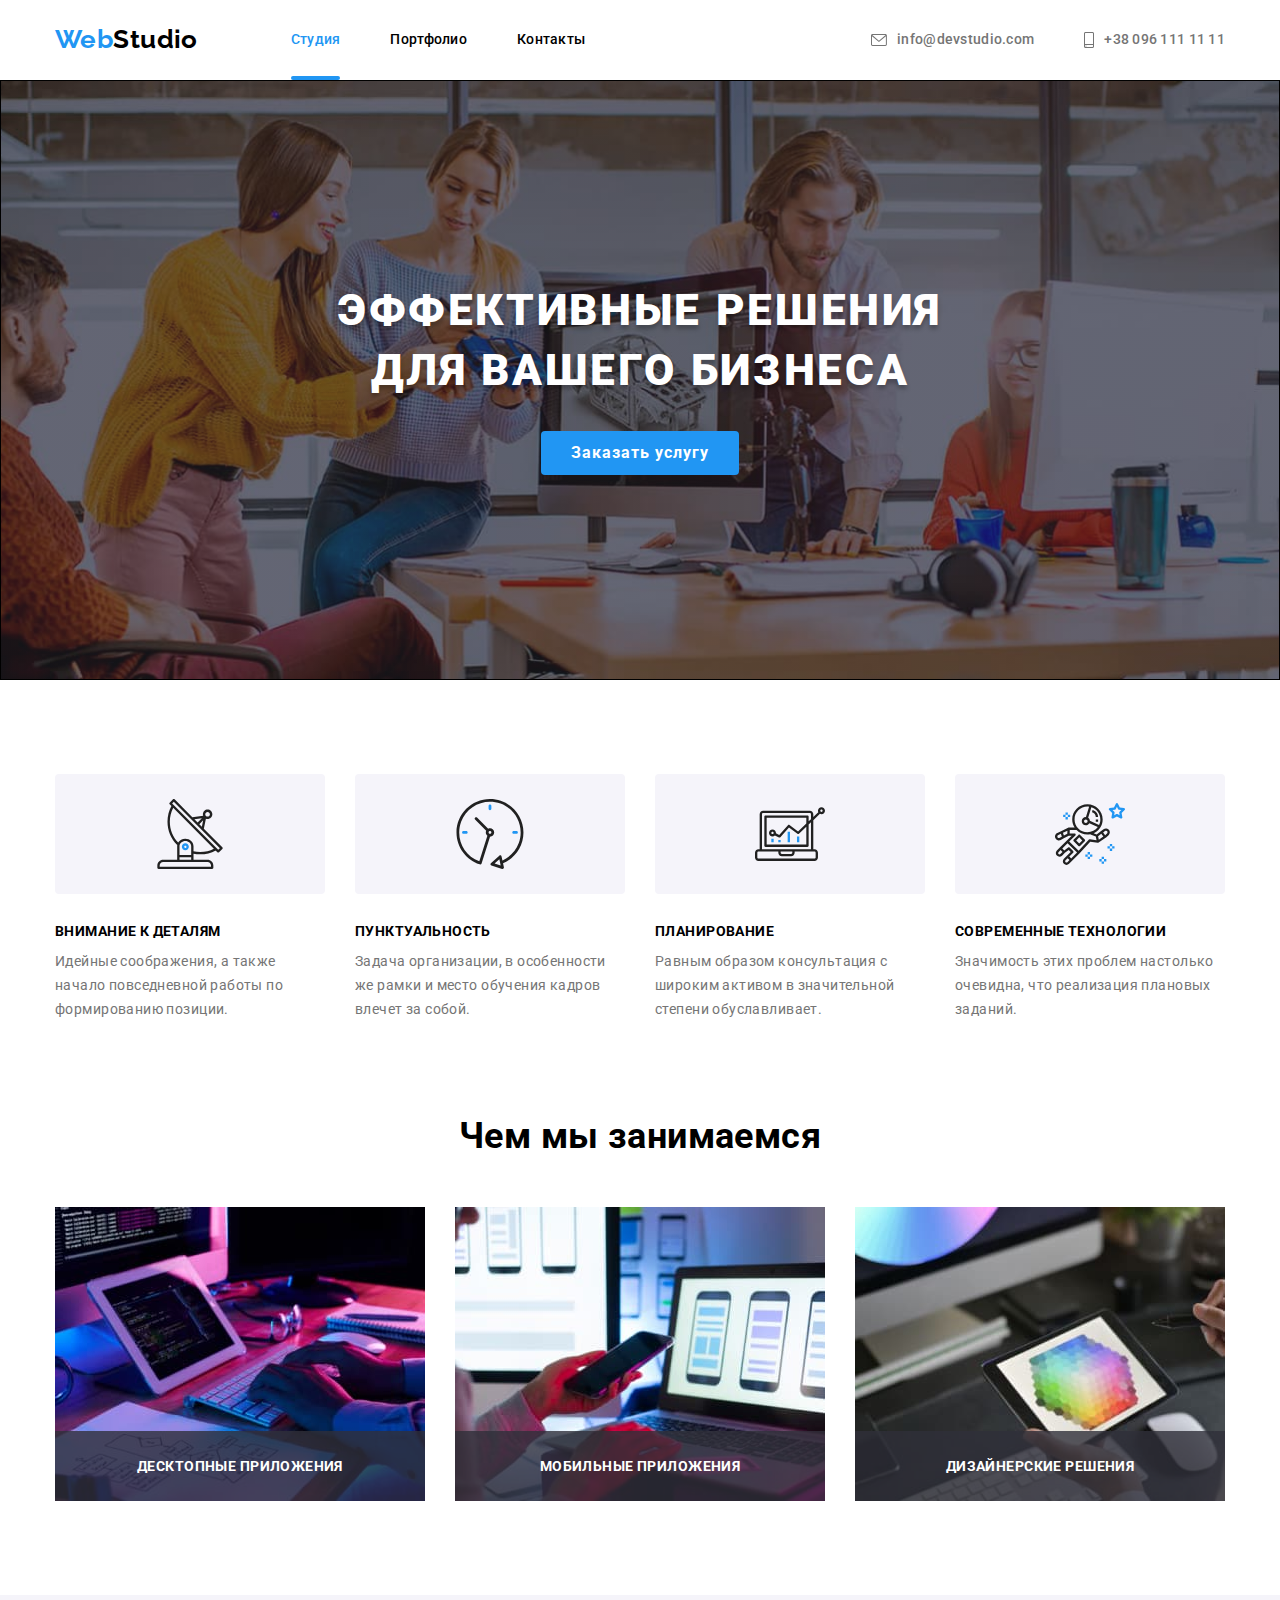
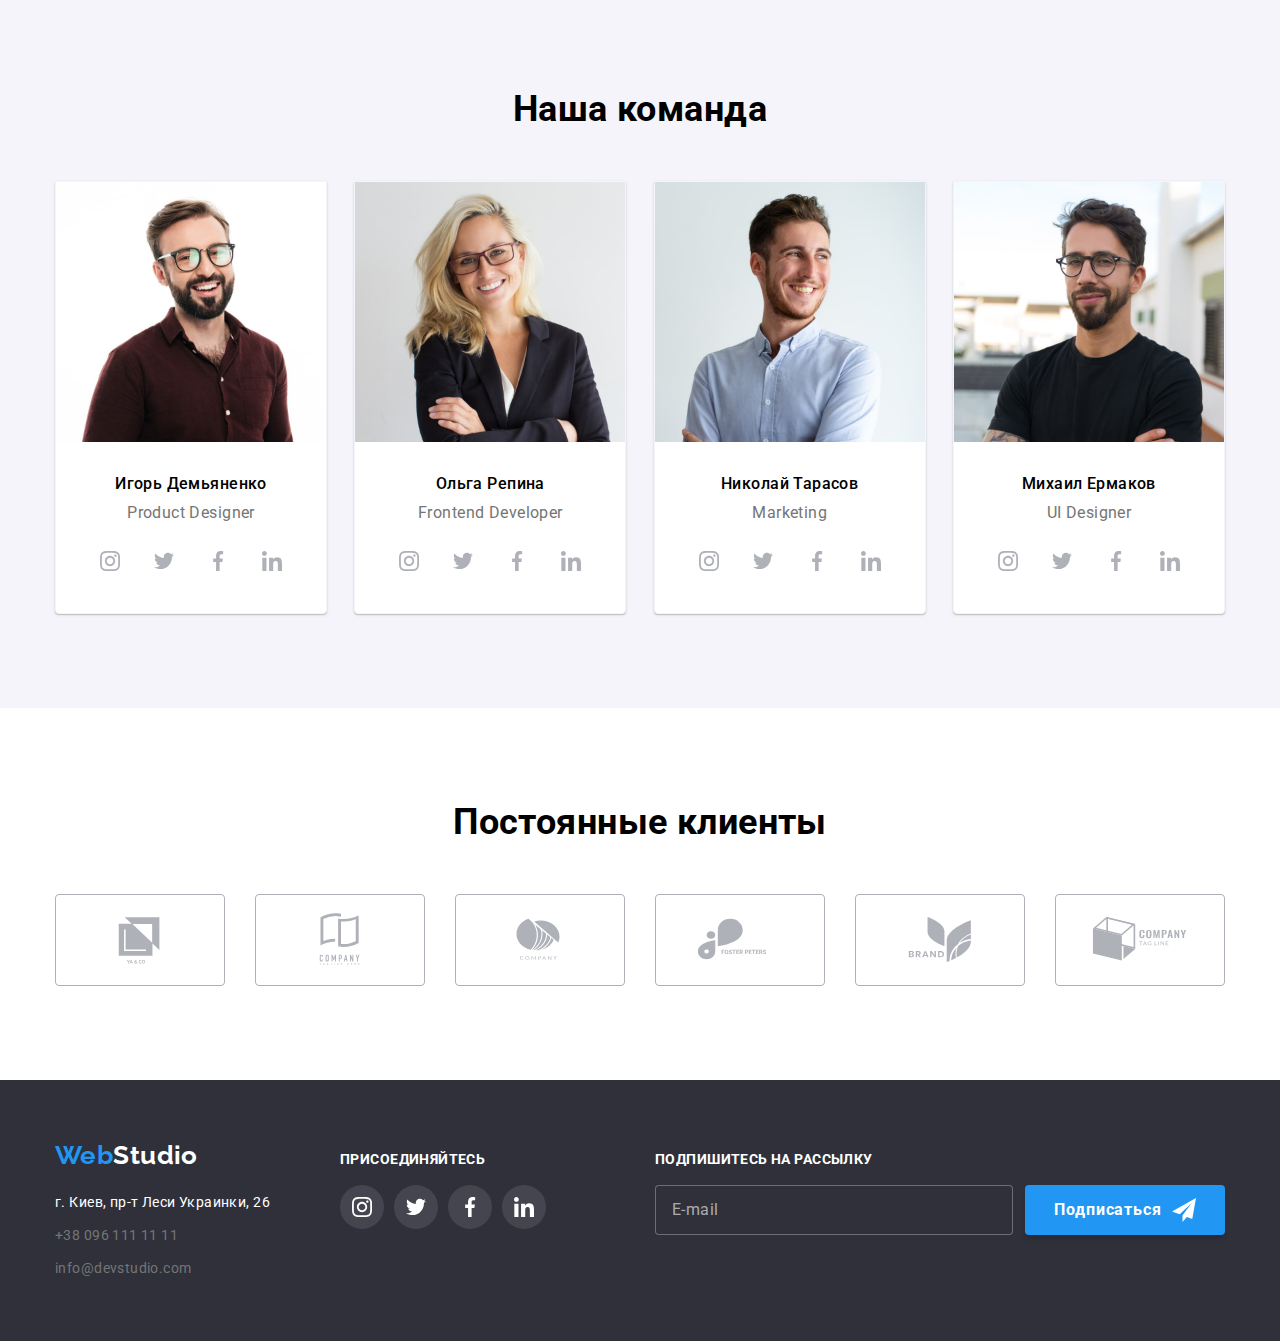
<file: index.html>
<!DOCTYPE html>
<html lang="en">
  <head>
    <meta charset="UTF-8" />
    <meta http-equiv="X-UA-Compatible" content="IE=edge" />
    <meta name="viewport" content="width=device-width, initial-scale=1.0" />
    <link rel="preconnect" href="https://fonts.googleapis.com" />
    <link rel="preconnect" href="https://fonts.gstatic.com" crossorigin />
    <link
      href="https://fonts.googleapis.com/css2?family=Raleway:wght@700&family=Roboto:wght@400;500;700;900&display=swap"
      rel="stylesheet"
    />
    <link
      rel="stylesheet"
      href="https://cdnjs.cloudflare.com/ajax/libs/modern-normalize/1.1.0/modern-normalize.min.css"
    />
    <link rel="stylesheet" href="./css/style.css" />
    <title>studio</title>
  </head>
  <body>
    <header>
      <div class="container main-nav">
        <nav class="nav-menu">
          <a class="logo" href="#"><span>Web</span>Studio</a>
          <ul class="menu">
            <li class="menu-item">
                <a class="menu-link current" href="./index.html">Студия</a>
            </li>
            <li class="menu-item">
              <a class="menu-link" href="./portfolio.html">Портфолио</a>
            </li>
            <li class="menu-item">
              <a class="menu-link" href="#">Контакты</a>
            </li>
          </ul>
        </nav>
        <ul class="mail-phone">
          <li class="mail-phone-item">
            <a class="mail-phone-link" href="mailto:info@devstudio.com">
              <svg class="icon-mail"  width="16" height="12">
                <use href="./images/icons.svg#envelope"></use>
              </svg>
              info@devstudio.com</a>
          </li>
          <li class="mail-phone-item">
            <a class="mail-phone-link" href="tel:+380961111111">
              <svg class="icon-phone" width="10" height="16">
                <use href="./images/icons.svg#phone"></use>
              </svg>
              +38 096 111 11 11</a
            >
          </li>
        </ul>
      </div>
    </header>
    <main>
      <section class="studio section">
        <div class="container">
          <h1 class="title">
            Эффективные решения<br />
            для вашего бизнеса
          </h1>
          <button class="btn-order" type="button" data-modal-open>Заказать услугу</button>
        </div>
      </section>
      <section class="about section">
        <div class="container">
          <h2 class="visually-hidden title-two">Наши преимущества</h2>
          <ul class="about-title">
            <li class="about-item">
              <div class="box-icon">
                <svg class="icon-about" height="70">
                  <use href="./images/icons.svg#antenna"></use>
                </svg>
              </div>
              <h3 class="title-three">Внимание к деталям</h3>
              <p class="text">
                Идейные соображения, а также начало повседневной работы по
                формированию позиции.
              </p>
            </li>
            <li class="about-item">
              <div class="box-icon">
                <svg class="icon-about" height="70">
                  <use href="./images/icons.svg#clock"></use>
                </svg>
              </div>
              <h3 class="title-three">Пунктуальность</h3>
              <p class="text">
                Задача организации, в особенности же рамки и место обучения
                кадров влечет за собой.
              </p>
            </li>
            <li class="about-item">
              <div class="box-icon">
                <svg class="icon-about" height="70">
                  <use href="./images/icons.svg#diagram"></use>
                </svg>         
              </div>
              <h3 class="title-three">Планирование</h3>
              <p class="text">
                Равным образом консультация с широким активом в значительной
                степени обуславливает.
              </p>
            </li>
            <li class="about-item">
              <div class="box-icon">
                <svg class="icon-about" height="70">
                  <use href="./images/icons.svg#astronaut"></use>
                </svg>
              </div>
              <h3 class="title-three">Современные технологии</h3>
              <p class="text">
                Значимость этих проблем настолько очевидна, что реализация
                плановых заданий.
              </p>
            </li>
          </ul>
        </div>
      </section>
      <section class="work section">
        <div class="container">
          <h2 class="title-two">Чем мы занимаемся</h2>
          <ul class="foto">
            <li>
              <div class="work-box">
                <img
                  class="foto-item"
                  src="./images/img1.jpg"
                  alt="работа с компьютером"
                />
                <p class="work-text">
                  Десктопные приложения
                </p>
              </div>
            </li>
            <li>
              <div class="work-box">
                <img
                  class="foto-item"
                  src="./images/img2.jpg"
                  alt="работа с телефоном"
                />
                <p class="work-text">
                  Мобильные приложения
                </p>
              </div>
            </li>
            <li>
              <div class="work-box">
              <img
              class="foto-item"
              src="./images/img3.jpg"
              alt="работа с планшетом"
            />
            <p class="work-text">
              Дизайнерские решения
            </p>
              </div>
            </li>
          </ul>
        </div>
      </section>
      <section class="contact section">
        <div class="container">
          <h2 class="title-two">Наша команда</h2>
          <ul class="contact-list">
            <li class="contact-item">
              <img class="contactfoto" src="./images/igor.jpg" alt="игорь" />
              <h3 class="contact-title">Игорь Демьяненко</h3>
              <p class="contact-text">Product Designer</p>
              <ul class="connection">
                <li class="connection-item">
                  <a href="#" class="connection-link">
                    <svg class="icon" width="20" height="20">
                      <use href="./images/icons.svg#instagram"></use>
                    </svg>
                  </a>
                </li>
                <li class="connection-item">
                  <a href="#" class="connection-link">
                    <svg class="icon" width="20" height="20">
                      <use href="./images/icons.svg#twitter"></use>
                    </svg>
                  </a>
                </li>
                <li class="connection-item">
                  <a href="#" class="connection-link">
                    <svg class="icon" width="20" height="20">
                      <use href="./images/icons.svg#facebook"></use>
                    </svg>
                  </a>
                </li>
                <li class="connection-item">
                  <a href="#" class="connection-link">
                    <svg class="icon" width="20" height="20">
                      <use href="./images/icons.svg#linkedin"></use>
                    </svg>
                  </a>
                </li>
              </ul>
            </li>
            <li class="contact-item">
              <img class="contactfoto" src="./images/olga.jpg" alt="ольга" />
              <h3 class="contact-title">Ольга Репина</h3>
              <p class="contact-text">Frontend Developer</p>
              <ul class="connection">
                <li class="connection-item">
                  <a href="#" class="connection-link">
                    <svg class="icon" width="20" height="20">
                      <use href="./images/icons.svg#instagram"></use>
                    </svg>
                  </a>
                </li>
                <li class="connection-item">
                  <a href="#" class="connection-link">
                    <svg class="icon" width="20" height="20">
                      <use href="./images/icons.svg#twitter"></use>
                    </svg>
                  </a>
                </li>
                <li class="connection-item">
                  <a href="#" class="connection-link">
                    <svg class="icon" width="20" height="20">
                      <use href="./images/icons.svg#facebook"></use>
                    </svg>
                  </a>
                </li>
                <li class="connection-item">
                  <a href="#" class="connection-link">
                    <svg class="icon" width="20" height="20">
                      <use href="./images/icons.svg#linkedin"></use>
                    </svg>
                  </a>
                </li>
              </ul>
            </li>
            <li class="contact-item">
              <img
                class="contactfoto"
                src="./images/nikolay.jpg"
                alt="николай"
              />
              <h3 class="contact-title">Николай Тарасов</h3>
              <p class="contact-text">Marketing</p>
              <ul class="connection">
                <li class="connection-item">
                  <a href="#" class="connection-link">
                    <svg class="icon" width="20" height="20">
                      <use href="./images/icons.svg#instagram"></use>
                    </svg>
                  </a>
                </li>
                <li class="connection-item">
                  <a href="#" class="connection-link">
                    <svg class="icon" width="20" height="20">
                      <use href="./images/icons.svg#twitter"></use>
                    </svg>
                  </a>
                </li>
                <li class="connection-item">
                  <a href="#" class="connection-link">
                    <svg class="icon" width="20" height="20">
                      <use href="./images/icons.svg#facebook"></use>
                    </svg>
                  </a>
                </li>
                <li class="connection-item">
                  <a href="#" class="connection-link">
                    <svg class="icon" width="20" height="20">
                      <use href="./images/icons.svg#linkedin"></use>
                    </svg>
                  </a>
                </li>
              </ul>
            </li>
            <li class="contact-item">
              <img class="contactfoto" src="./images/mihail.jpg" alt="михаил" />
              <h3 class="contact-title">Михаил Ермаков</h3>
              <p class="contact-text">UI Designer</p>
              <ul class="connection">
                <li class="connection-item">
                  <a href="#" class="connection-link">
                    <svg class="icon" width="20" height="20">
                      <use href="./images/icons.svg#instagram"></use>
                    </svg>
                  </a>
                </li>
                <li class="connection-item">
                  <a href="#" class="connection-link">
                    <svg class="icon" width="20" height="20">
                      <use href="./images/icons.svg#twitter"></use>
                    </svg>
                  </a>
                </li>
                <li class="connection-item">
                  <a href="#" class="connection-link">
                    <svg class="icon" width="20" height="20">
                      <use href="./images/icons.svg#facebook"></use>
                    </svg>
                  </a>
                </li>
                <li class="connection-item">
                  <a href="#" class="connection-link">
                    <svg class="icon" width="20" height="20">
                      <use href="./images/icons.svg#linkedin"></use>
                    </svg>
                  </a>
                </li>
              </ul>
            </li>
          </ul>
        </div>
      </section>
      <section class="clients section">
        <div class="container">
          <h2 class="title-two">Постоянные клиенты</h2>
          <ul class="client">
            <li class="client-item">
              <a href="#" class="client-link">
                <svg class="icon-client" width="106" height="60">
                  <use href="./images/icons.svg#client"></use>
                </svg>
              </a>
            </li>
            <li class="client-item">
              <a href="#" class="client-link">
                <svg class="icon-client" width="106" height="60">
                  <use href="./images/icons.svg#client2"></use>
                </svg>
              </a>
            </li>
            <li class="client-item">
              <a href="#" class="client-link">
                <svg class="icon-client" width="106" height="60">
                  <use href="./images/icons.svg#client3"></use>
                </svg>
              </a>
            </li>
            <li class="client-item">
              <a href="#" class="client-link">
                <svg class="icon-client" width="106" height="60">
                  <use href="./images/icons.svg#client4"></use>
                </svg>
              </a>
            </li>
            <li class="client-item">
              <a href="#" class="client-link">
                <svg class="icon-client" width="106" height="60">
                  <use href="./images/icons.svg#client5"></use>
                </svg>
              </a>
            </li>
            <li class="client-item">
              <a href="#" class="client-link">
                <svg class="icon-client" width="106" height="60">
                  <use href="./images/icons.svg#client6"></use>
                </svg>
              </a>
            </li>
          </ul>
        </div>
      </section>
    </main>
    <footer class="basement">
      <div class="container footer-flex">
        <div class="logo-footer">
          <a class="logo text-logo-white" href="#"><span>Web</span>Studio</a>
          <address>
            <ul class="adress">
              <li class="adress-item">
                <a class="adress-link" href="#"
                  >г. Киев, пр-т Леси Украинки, 26</a
                >
              </li>
              <li class="adress-item">
                <a class="adress-link" href="tel:+380961111111"
                  >+38 096 111 11 11</a
                >
              </li>
              <li class="adress-item">
                <a class="adress-link" href="mailto:info@devstudio.com"
                  >info@devstudio.com</a
                >
              </li>
            </ul>
          </address>
        </div>
        <div class="conect">
            <p class="footer-title">присоединяйтесь</p>
            <ul class="conect-list">
              <li class="conect-item" >
                <a class="conect-link" href="#">
                <svg class="icon-conect" width="20" height="20">
                  <use href="./images/icons.svg#instagram"></use>
                </svg>
                </a>
              </li>
              <li class="conect-item">
                <a class="conect-link" href="#">
                <svg class="icon-conect" width="20" height="20">
                  <use href="./images/icons.svg#twitter"></use>
                </svg>
                </a>
              </li>
              <li class="conect-item">
                <a class="conect-link" href="#">
                <svg class="icon-conect" width="20" height="20">
                  <use href="./images/icons.svg#facebook"></use>
                </svg>
                </a>
              </li>
              <li class="conect-item">
                <a class="conect-link" href="#">
                  <svg class="icon-conect" width="20" height="20">
                  <use href="./images/icons.svg#linkedin"></use>
                  </svg>
                </a>                
              </li>
            </ul>
        </div>
        <div class="footer-send">
          <form class="form-footer" name="footer-form">
            <p class="footer-title">Подпишитесь на рассылку</p>
            <div class="form-send">
              <input class="form-send-input" type="email" placeholder="E-mail">            
              <button class="btn-footer" type="submit">
                Подписаться
               <svg class="icon-send" width="24" height="24">
                <use href="./images/icons.svg#icon-send"></use>
               </svg>
              </button>
            </div>
          </form>
        </div>
        
      </div>
    </footer>

    <div class="backdrop is-hidden" data-modal>
      <div class="modal">
        <button type="button" class="close-modal-button" data-modal-close>
          <svg class="close-btn" width="11" height="11">
            <use href="./images/icons.svg#icon-cl-modal"></use>
          </svg>
        </button>
        <div class="modal-inner">
          <p class="title-modal">Оставьте свои данные, мы вам перезвоним</p>
          <form class="form-modal" name="main-form">
            <div class="form-field">
              <label class="modal-lebel" for="user-name">Имя</label>
              <div class="input"> 
                <input class="modal-input" required id="user-name" type="text" name="user-name">
                <svg class="icon-input" width="18" height="18">
                  <use href="./images/icons.svg#icon-person"></use>
                </svg>
              </div>
            </div>
            <div class="form-field">
              <label class="modal-lebel" for="user-phone">Телефон</label>
              <div class="input"> 
                <input class="modal-input" required id="user-phone" type="tel" name="user-phone">
                <svg class="icon-input" width="18" height="18">
                  <use href="./images/icons.svg#icon-phone-black"></use>
                </svg>
              </div>
            </div>
            <div class="form-field">
              <label class="modal-lebel" for="user-email">Почта</label>
              <div class="input"> 
                <input class="modal-input" required id="user-email" type="email" name="user-email">
                <svg class="icon-input" width="18" height="18">
                  <use href="./images/icons.svg#icon-email"></use>
                </svg>
              </div>
            </div>
            <div class="form-field">
              <label class="modal-lebel" for="user-text">Комментарий</label>
              <div class="input"> 
                <textarea class="modal-input modal-lebel modal-text" id="user-text" name="user-text" placeholder="Введите текст"></textarea>
              </div>
            </div>
            <div class="checkbox-box">
              <label class="checkbox-label" for="checkbox">
                <input class="checkbox-input visually-hidden" type="checkbox" id="checkbox">
                Соглашаюсь с рассылкой и принимаю
                <a class="checkbox-link" href="#">Условия договора</a>
                <svg class="icon-active" width="16" height="15">
                  <use href="./images/icons.svg#icon-check"></use>
                </svg>
                <svg class="icon-noactive" width="16" height="15">
                  <use href="./images/icons.svg#icon-nocheck"></use>
                </svg>
              </label>
            </div>
            <div class="btn-modal-box">
              <button class="modal-btn" type="submit">Отправить</button>
            </div>
          </form>
        </div>
      </div>
    </div>

    <script src="./js/modal.js"></script>
  </body>
</html>
</file>
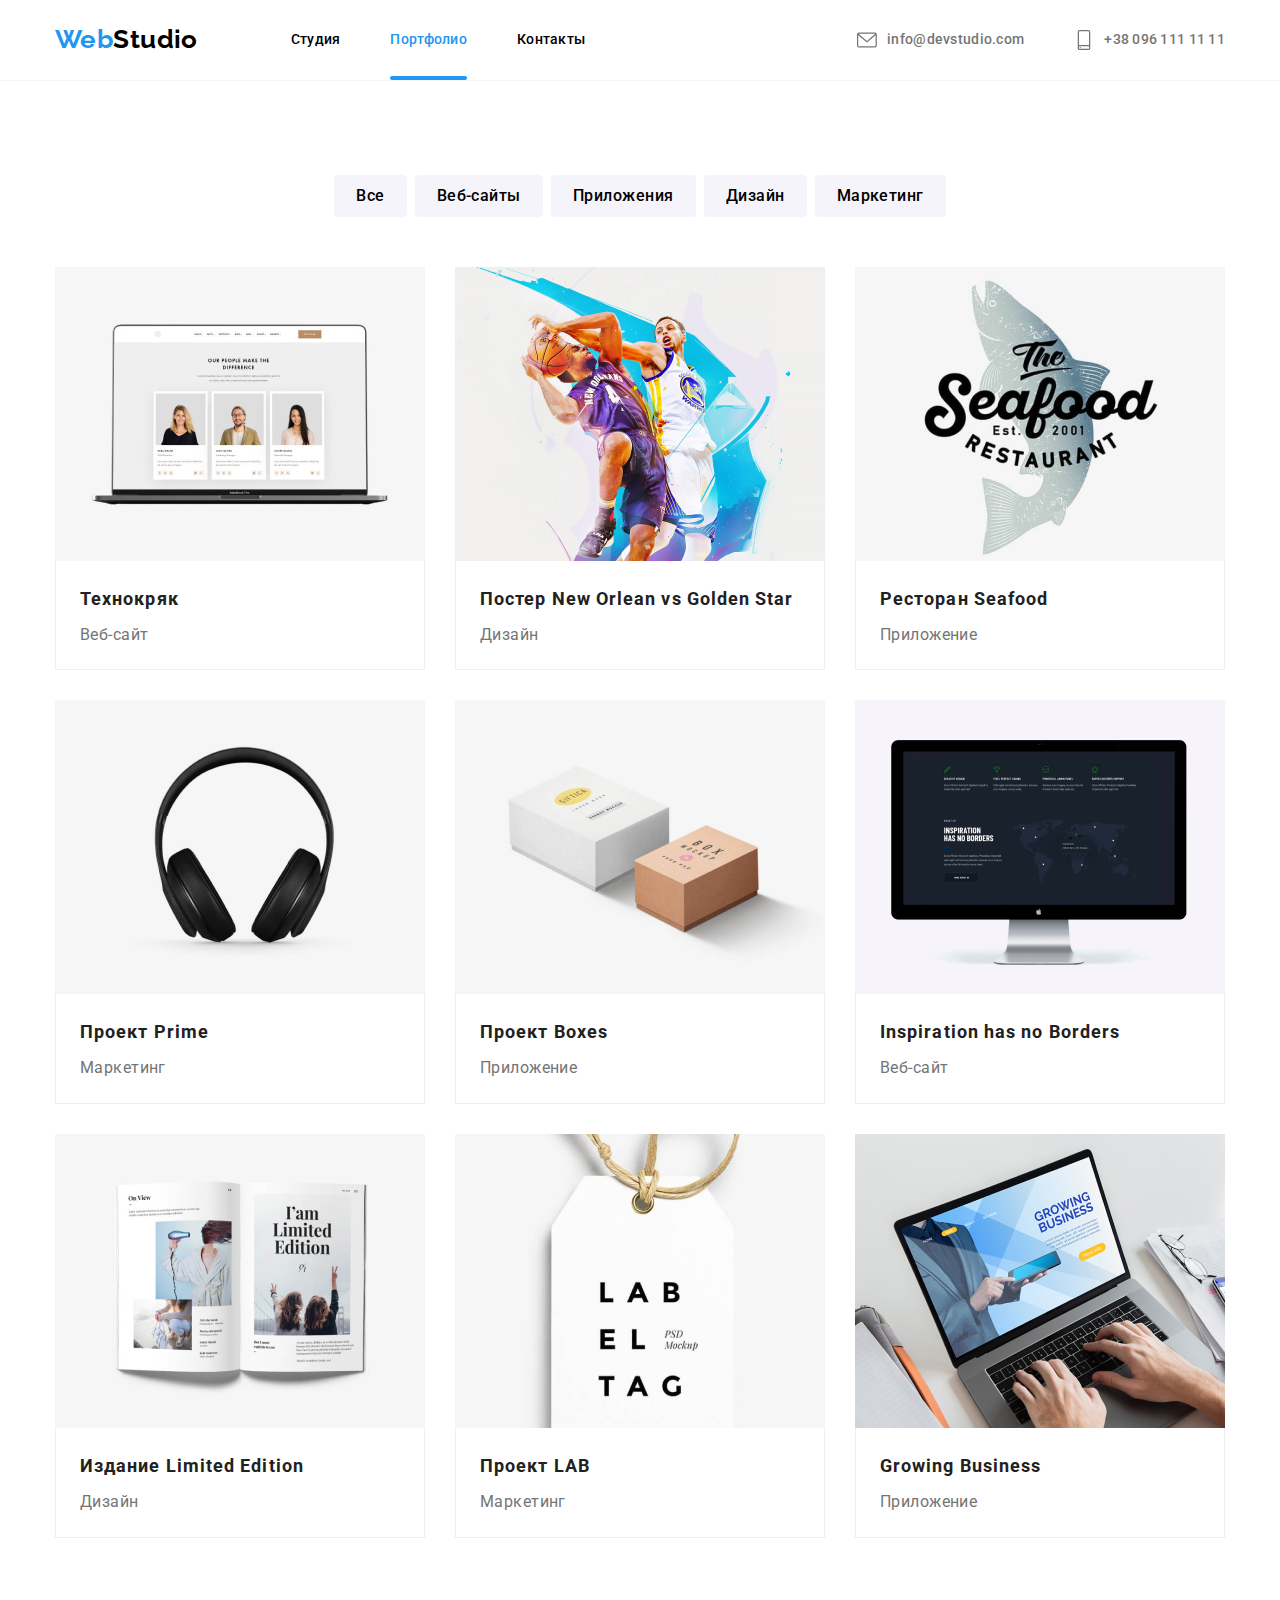
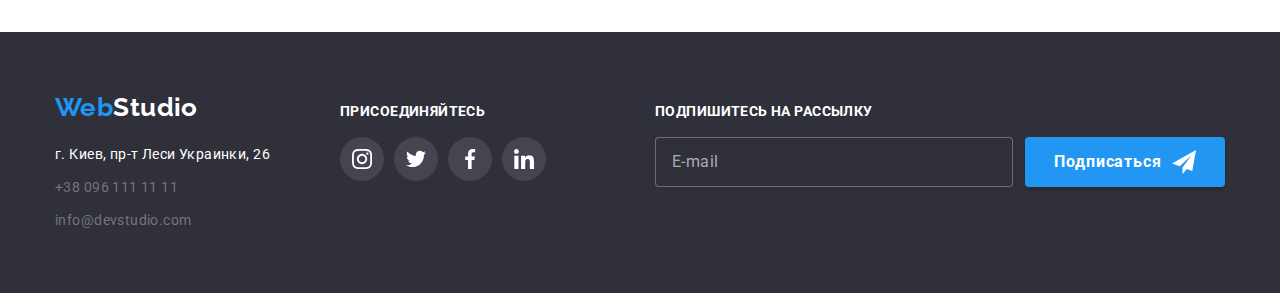
<file: portfolio.html>
<!DOCTYPE html>
<html lang="en">
  <head>
    <meta charset="UTF-8" />
    <meta http-equiv="X-UA-Compatible" content="IE=edge" />
    <meta name="viewport" content="width=device-width, initial-scale=1.0" />
    <link rel="preconnect" href="https://fonts.googleapis.com" />
    <link rel="preconnect" href="https://fonts.gstatic.com" crossorigin />
    <link
      href="https://fonts.googleapis.com/css2?family=Raleway:wght@700&family=Roboto:wght@400;500;700;900&display=swap"
      rel="stylesheet"
    />
    <link
      rel="stylesheet"
      href="https://cdnjs.cloudflare.com/ajax/libs/modern-normalize/1.1.0/modern-normalize.min.css"
    />
    <link rel="stylesheet" href="./css/style.css" />
    <title>portfolio</title>
  </head>
  <body>
    <header class="header-portfolio">
      <div class="container main-nav">
        <nav class="nav-menu">
          <a class="logo" href="#"><span>Web</span>Studio</a>
          <ul class="menu">
            <li class="menu-item">
              <a class="menu-link" href="./index.html">Студия</a>
            </li>
            <li class="menu-item">
              <a class="menu-link current" href="./portfolio.html">Портфолио</a>
            </li>
            <li class="menu-item">
              <a class="menu-link" href="#">Контакты</a>
            </li>
          </ul>
        </nav>
        <ul class="mail-phone">
          <li class="mail-phone-item">
            <a class="mail-phone-link" href="mailto:info@devstudio.com">
              <svg class="icon-mail" width="20" height="20">
                <use href="./images/icons.svg#envelope"></use>
              </svg>
              info@devstudio.com</a
            >
          </li>
          <li class="mail-phone-item">
            <a class="mail-phone-link" href="tel:+380961111111">
              <svg class="icon-phone" width="20" height="20">
                <use href="./images/icons.svg#phone"></use>
              </svg>
              +38 096 111 11 11</a
            >
          </li>
        </ul>
      </div>
    </header>
    <main>
      <section class="section">
        <div class="container">
          <h1 class="visually-hidden">что мы предлагаем</h1>
          <ul class="buttons">
            <li class="btn-link">
              <button class="btn" type="button">Все</button>
            </li>
            <li class="btn-link">
              <button class="btn" type="button">Веб-сайты</button>
            </li>
            <li class="btn-link">
              <button class="btn" type="button">Приложения</button>
            </li>
            <li class="btn-link">
              <button class="btn" type="button">Дизайн</button>
            </li>
            <li class="btn-link">
              <button class="btn" type="button">Маркетинг</button>
            </li>
          </ul>
          <ul class="portfolio">
            <li class="portfolio-item">
              <a href="#" class="portfolio-link">
                <div class="portfolio-wrap">
                  <img class="portfolio-foto" src="./images/port.jpg" alt="" />
                  <div class="overlay-box">
                    <p class="overlay-text">Ресурс предлагает комплексные предложения с разным уровнем функционала и сервисов. Все это позволит посетителю получить исчерпывающие сведения о компании или частном лице.</p>
                  </div>
                </div>
                <div class="box">
                  <h2 class="portfolio-title">Технокряк</h2>
                  <p class="portfolio-text">Веб-сайт</p>
                </div>
              </a>
            </li>
            <li class="portfolio-item">
              <a href="#" class="portfolio-link">
                <div class="portfolio-wrap">
                  <img class="portfolio-foto" src="./images/port2.jpg" alt="" />
                  <div class="overlay-box">
                    <p class="overlay-text">Ресурс предлагает комплексные предложения с разным уровнем функционала и сервисов. Все это позволит посетителю получить исчерпывающие сведения о компании или частном лице.</p>
                  </div>
                </div>
                <div class="box">
                  <h2 class="portfolio-title">
                    Постер New Orlean vs Golden Star
                  </h2>
                  <p class="portfolio-text">Дизайн</p>
                </div>
              </a>
            </li>
            <li class="portfolio-item">
              <a href="#" class="portfolio-link">
                <div class="portfolio-wrap">
                  <img class="portfolio-foto" src="./images/port3.jpg" alt="" />
                  <div class="overlay-box">
                    <p class="overlay-text">Ресурс предлагает комплексные предложения с разным уровнем функционала и сервисов. Все это позволит посетителю получить исчерпывающие сведения о компании или частном лице.</p>
                  </div>
                </div>
                <div class="box">
                  <h2 class="portfolio-title">Ресторан Seafood</h2>
                  <p class="portfolio-text">Приложение</p>
                </div>
              </a>
            </li>
            <li class="portfolio-item">
              <a href="#" class="portfolio-link">
                <div class="portfolio-wrap">
                  <img class="portfolio-foto" src="./images/port4.jpg" alt="" />
                  <div class="overlay-box">
                    <p class="overlay-text">Ресурс предлагает комплексные предложения с разным уровнем функционала и сервисов. Все это позволит посетителю получить исчерпывающие сведения о компании или частном лице.</p>
                  </div>
                </div>
                <div class="box">
                  <h2 class="portfolio-title">Проект Prime</h2>
                  <p class="portfolio-text">Маркетинг</p>
                </div>
              </a>
            </li>
            <li class="portfolio-item">
              <a href="#" class="portfolio-link">
                <div class="portfolio-wrap">
                  <img class="portfolio-foto" src="./images/port5.jpg" alt="" />
                  <div class="overlay-box">
                    <p class="overlay-text">Ресурс предлагает комплексные предложения с разным уровнем функционала и сервисов. Все это позволит посетителю получить исчерпывающие сведения о компании или частном лице.</p>
                  </div>
                </div>
                <div class="box">
                  <h2 class="portfolio-title">Проект Boxes</h2>
                  <p class="portfolio-text">Приложение</p>
                </div>
              </a>
            </li>
            <li class="portfolio-item">
              <a href="#" class="portfolio-link">
                <div class="portfolio-wrap">
                  <img class="portfolio-foto" src="./images/port6.jpg" alt="" />
                  <div class="overlay-box">
                    <p class="overlay-text">Ресурс предлагает комплексные предложения с разным уровнем функционала и сервисов. Все это позволит посетителю получить исчерпывающие сведения о компании или частном лице.</p>
                  </div>
                </div>
                <div class="box">
                  <h2 class="portfolio-title">Inspiration has no Borders</h2>
                  <p class="portfolio-text">Веб-сайт</p>
                </div>
              </a>
            </li>
            <li class="portfolio-item">
              <a href="#" class="portfolio-link">
                <div class="portfolio-wrap">
                  <img class="portfolio-foto" src="./images/port7.jpg" alt="" />
                  <div class="overlay-box">
                    <p class="overlay-text">Ресурс предлагает комплексные предложения с разным уровнем функционала и сервисов. Все это позволит посетителю получить исчерпывающие сведения о компании или частном лице.</p>
                  </div>
                </div>
                <div class="box">
                  <h2 class="portfolio-title">Издание Limited Edition</h2>
                  <p class="portfolio-text">Дизайн</p>
                </div>
              </a>
            </li>
            <li class="portfolio-item">
              <a href="#" class="portfolio-link">
                <div class="portfolio-wrap">
                  <img class="portfolio-foto" src="./images/port8.jpg" alt="" />
                  <div class="overlay-box">
                    <p class="overlay-text">Ресурс предлагает комплексные предложения с разным уровнем функционала и сервисов. Все это позволит посетителю получить исчерпывающие сведения о компании или частном лице.</p>
                  </div>
                </div>
                <div class="box">
                  <h2 class="portfolio-title">Проект LAB</h2>
                  <p class="portfolio-text">Маркетинг</p>
                </div>
              </a>
            </li>
            <li class="portfolio-item">
              <a href="#" class="portfolio-link">
                <div class="portfolio-wrap">
                  <img class="portfolio-foto" src="./images/port9.jpg" alt="" />
                  <div class="overlay-box">
                    <p class="overlay-text">Ресурс предлагает комплексные предложения с разным уровнем функционала и сервисов. Все это позволит посетителю получить исчерпывающие сведения о компании или частном лице.</p>
                  </div>
                </div>
                <div class="box">
                  <h2 class="portfolio-title">Growing Business</h2>
                  <p class="portfolio-text">Приложение</p>
                </div>
              </a>
            </li>
          </ul>
        </div>
      </section>
    </main>
    <footer class="basement">
      <div class="container footer-flex">
        <div class="logo-footer">
          <a class="logo text-logo-white" href="#"><span>Web</span>Studio</a>
          <address>
            <ul class="adress">
              <li class="adress-item">
                <a class="adress-link" href="#"
                  >г. Киев, пр-т Леси Украинки, 26</a
                >
              </li>
              <li class="adress-item">
                <a class="adress-link" href="tel:+380961111111"
                  >+38 096 111 11 11</a
                >
              </li>
              <li class="adress-item">
                <a class="adress-link" href="mailto:info@devstudio.com"
                  >info@devstudio.com</a
                >
              </li>
            </ul>
          </address>
        </div>
        <div class="conect">
            <p class="footer-title">присоединяйтесь</p>
            <ul class="conect-list">
              <li class="conect-item" >
                <a class="conect-link" href="#">
                <svg class="icon-conect" width="20" height="20">
                  <use href="./images/icons.svg#instagram"></use>
                </svg>
                </a>
              </li>
              <li class="conect-item">
                <a class="conect-link" href="#">
                <svg class="icon-conect" width="20" height="20">
                  <use href="./images/icons.svg#twitter"></use>
                </svg>
                </a>
              </li>
              <li class="conect-item">
                <a class="conect-link" href="#">
                <svg class="icon-conect" width="20" height="20">
                  <use href="./images/icons.svg#facebook"></use>
                </svg>
                </a>
              </li>
              <li class="conect-item">
                <a class="conect-link" href="#">
                  <svg class="icon-conect" width="20" height="20">
                  <use href="./images/icons.svg#linkedin"></use>
                  </svg>
                </a>                
              </li>
            </ul>
        </div>
        <div class="footer-send">
          <form class="form-footer" name="footer-form">
            <p class="footer-title">Подпишитесь на рассылку</p>
            <div class="form-send">
              <input class="form-send-input" type="email" placeholder="E-mail">            
              <button class="btn-footer" type="submit">
                Подписаться
               <svg class="icon-send" width="24" height="24">
                <use href="./images/icons.svg#icon-send"></use>
               </svg>
              </button>
            </div>
          </form>
        </div>
      </div>      
    </footer>
  </body>
</html>
</file>
<file: css/style.css>
:root {
  --color1: #2196f3;
  --color-2: #188CE8;
  --color-bg: #2f303a;
  --color-bg2: #fff;
  --color-bg-overlay: rgba(0, 0, 0, 0.2);
  --color-text: #757575;
  --color-text2: #212121;
  --color-black: #000000;
  --color-white: #fff;
  --color-btn: #f5f4fa;
  --color-fill: #afb1b8;
  --color-fill-bg: rgba(255, 255, 255, 0.1);

  --font-family-primary: "Roboto", sans-serif;
  --font-family-logo: "Raleway", sans-serif;
}

body {
  font-family: var(--font-family-primary);
  background-color: var(--color-bg2);
  font-size: 14px;
  letter-spacing: 0.03em;
  color: var(--color-black);
}

h1,
h2,
h3,
h4,
h5,
h6,
p {
  margin: 0;
}

a {
  text-decoration: none;
}

ul {
  padding-left: 0;
  margin-top: 0;
  margin-bottom: 0;
  list-style: none;
}

.container {
  margin: 0 auto;
  width: 1200px;
  padding: 0 15px;
}

.section {
  padding-top: 94px;
  padding-bottom: 94px;
}

.visually-hidden {
  position: absolute;
  width: 1px;
  height: 1px;
  margin: -1px;
  border: 0;
  padding: 0;

  white-space: nowrap;
  clip-path: inset(100%);
  clip: rect(0 0 0 0);
  overflow: hidden;
}

/* header end logo footer*/

.main-nav {
  display: flex;
  align-items: center;
}

.nav-menu {
  display: flex;
}

.logo {
  display: inline-block;
  margin-top: 24px;
  margin-bottom: 25px;
  margin-right: 93px;

  font-size: 26px;
  font-family: var(--font-family-logo);
  font-weight: 700;
  line-height: 1.19;
  color: black;
}

.logo span {
  color: var(--color1);
}

.menu {
  display: flex;
}

.menu-item {
  position: relative;
}

.menu-item + .menu-item {
  margin-left: 50px;
}

.menu-link {
  display: block;
  padding-top: 32px;
  padding-bottom: 32px;

  color: black;
  font-weight: 500;
  line-height: 1.14;
  letter-spacing: 0.02em;
}

.menu-link.current::after {
  content: '';
  position: absolute;
  left: 0;
  bottom: 0;
  width: 100%;
  height: 4px;
  border-radius: 2px;
  background-color: var(--color1);
}

.mail-phone {
  display: inline-flex;
  margin-left: auto;
  align-items: center;
}

.mail-phone-item + .mail-phone-item {
  margin-left: 50px;
}

.mail-phone-link {
  display: flex;
  align-items: center;
  padding: 10px 0;
  color: var(--color-text);
  font-weight: 500;
  line-height: 1.14;
  letter-spacing: 0.02em;
}

.icon-mail {
  margin-right: 10px;
  fill: var(--color-text);
}

.icon-phone {
  margin-right: 10px;
  fill: var(--color-text);
}

.mail-phone-link:hover .icon-phone,
.mail-phone-link:hover .icon-mail {
  fill: var(--color1);
  transition: fill 250ms cubic-bezier(0.4, 0, 0.2, 1);
}

.menu-link:hover,
.mail-phone-link:hover {
  transition: color 250ms cubic-bezier(0.4, 0, 0.2, 1);
  color: var(--color1);
}

.menu-link.current {
  color: var(--color1);
}

/* section studio */

.studio {
  padding: 200px 0;
  margin-right: auto;
  margin-left: auto;
  text-align: center;

  max-width: 1600px;
  height: 600px;
  background-color: var(--color-bg);
  background-image: linear-gradient(
      to right,
      rgba(47, 48, 58, 0.4),
      rgba(47, 48, 58, 0.4)
    ),
    url(../images/hero.jpg);
  background-repeat: no-repeat;
  background-position: center;
  background-size: cover;
  border: 1px solid #000000;
}

.title {
  margin-bottom: 30px;

  font-size: 44px;
  font-weight: 900;
  letter-spacing: 0.06em;
  line-height: 1.36;
  color: var(--color-white);

  text-transform: uppercase;
  text-shadow: 0px 4px 4px rgba(0, 0, 0, 0.25);
}

.btn-order {
  display: inline-block;
  padding: 20px 30px;

  font-family: var(--font-family-primary);
  font-size: 16px;
  font-weight: 700;
  font-style: normal;
  line-height: 0.3;
  color: var(--color-white);
  letter-spacing: 0.06em;

  border-radius: 4px;
  border: none;
  cursor: pointer;
  background-color: var(--color1);
  transition: background-color 250ms cubic-bezier(0.4, 0, 0.2, 1);
}

.btn-order:hover {
  background-color: var(--color-2);
  transition: background-color 250ms cubic-bezier(0.4, 0, 0.2, 1);
}

/* about */

.about-title {
  display: flex;
  justify-content: space-between;
}

.about-item {
  max-width: 270px;
}

.title-two {
  margin-bottom: 50px;
  font-size: 36px;
  font-weight: 700;
  line-height: 1.16;
  text-align: center;
}

.title-three {
  margin-bottom: 10px;
  font-size: 14px;
  line-height: 1.14;
  font-weight: 700;
  text-transform: uppercase;
}

.text {
  color: var(--color-text);
  font-weight: 400;
  line-height: 1.71;
}

.box-icon {
  display: flex;
  align-items: center;
  width: 270px;
  height: 120px;
  background-color: var(--color-btn);
  border-radius: 4px;
  margin-bottom: 30px;
}

/* work */

.work {
  padding-top: 0;
}

.foto {
  display: flex;
  justify-content: space-between;
}

.work-box {
  position: relative;
}

.foto-item {
  display: block;
  width: 100%;
  height: auto;
}

.work-text {
  position: absolute;
  display: flex;
  bottom: 0;
  max-height: 70px;
  height: 70px;
  width: 100%;

  font-size: 14px;
  font-weight: 700;
  text-transform: uppercase;
  line-height: 0.8;
  color: var(--color-white);
  justify-content: center;
  align-items: center;

  background-color: rgba(47, 48, 58, 0.8);
}


/* contact */

.contact {
  background-color: var(--color-btn);
}

.contact-list {
  display: flex;
  justify-content: space-between;
}

.contact-item {
  text-align: center;
  background: var(--color-bg2);
  border: 1px solid var(--color-btn);
  border-radius: 0px 0px 4px 4px;
  box-shadow: 0px 1px 3px rgba(0, 0, 0, 0.12), 0px 1px 1px rgba(0, 0, 0, 0.14);
}

.contactfoto {
  margin-bottom: 30px;
  width: 270px;
  height: auto;
}

.contact-title {
  margin-bottom: 10px;
  font-weight: 500;
  font-size: 16px;
  line-height: 1.18;
}

.contact-text {
  margin-bottom: 16px;
  font-size: 16px;
  color: var(--color-text);
  font-weight: 400;
  line-height: 1.18;
}

.connection {
  display: flex;
  margin-left: auto;
  margin-right: auto;
  justify-content: space-between;
  max-width: 206px;
  margin-bottom: 30px;
}

.connection-item {
  width: 44px;
  height: 44px;
}

.connection-link {
  display: flex;
  justify-content: center;
  align-items: center;
  border-radius: 50%;
  width: 100%;
  height: 100%;
}

.connection-link:hover {
  background-color: var(--color1);
  transition: background-color 250ms cubic-bezier(0.4, 0, 0.2, 1);
}

.icon {
  fill: var(--color-fill);
  
}

.connection-link:hover .icon{
  fill: var(--color-white);
  transition: color 250ms cubic-bezier(0.4, 0, 0.2, 1);
}

/* clients */

.clients {
  background-color: var(--color-bg2);
}

.client {
  display: flex;
  justify-content: space-between;
}

.client-item {
  width: 170px;
  height: 92px;
  border: 1px solid var(--color-fill);
  border-radius: 4px;
}

.client-link {
  display: flex;
  justify-content: center;
  align-items: center;
  width: 100%;
  height: 100%;
}

.icon-client {
  fill: var(--color-fill);
}

.client-link:hover .icon-client {
  fill: var(--color1);
  transition: fill 250ms cubic-bezier(0.4, 0, 0.2, 1);

}

.client-item:hover {
  border-color: var(--color1);
  transition: border-color 250ms cubic-bezier(0.4, 0, 0.2, 1);

}

/* footer */

.footer-flex {
  display: flex;
  align-items: baseline;
}

.footer-title {
  margin-bottom: 20px;
  font-weight: 700;
  font-size: 14px;
  line-height: 0.87;
  letter-spacing: 0.03em;
  text-transform: uppercase;
  color: var(--color-white);
}

.conect-list {
  display: flex;
  justify-content: space-between;
}

.conect-item {
  width: 44px;
  height: 44px;
}

.conect-link {
  display: flex;
  justify-content: center;
  align-items: center;
  width: 100%;
  height: 100%;
  border-radius: 50%;
  background-color: var(--color-fill-bg);
}

.conect-link:hover {
  background-color: var(--color1);
  transition: background-color 250ms cubic-bezier(0.4, 0, 0.2, 1);
}

.icon-conect {
  fill: var(--color-white);
}

.conect-item + .conect-item {
  margin-left: 10px;
}

.adress {
  margin-right: 70px;
}

.text-logo-white {
  color: var(--color-white);
}

.adress-item + .adress-item {
  margin-top: 9px;
}

.basement {
  padding-top: 60px;
  padding-bottom: 60px;
  background-color: var(--color-bg);
}

.basement .logo {
  margin: 0;
  margin-bottom: 20px;
}

.adress-link {
  font-style: normal;
  font-weight: 400;
  line-height: 1.71;
  color: var(--color-text);
}

.adress li:first-child a {
  color: var(--color-white);
}

.footer-send {
  margin-left: auto;
}

.form-send {
  display: flex;
}

.form-send-input {
 width: 358px;
 margin-right: 12px;
 padding: 15px 16px;
 border: 1px solid rgba(255, 255, 255, 0.3);
 border-radius: 4px;
 color: var(--color-white);
 background-color: var(--color-bg);
}

.form-send-input::placeholder {
  font-size: 16px;
  font-weight: 400;
  line-height: 0.8;
  letter-spacing: 0.03em;
  color: rgba(255, 255, 255, 0.6);
}

.btn-footer {
 display: flex;
 justify-content: center;
 align-items: center;
 width: 200px;
 height: 50px;

 font-family: var(--font-family-primary);
 font-size: 16px;
 font-weight: 700;
 line-height: 0.5;
 letter-spacing: 0.06em;
 color: var(--color-white);
 cursor: pointer;
 background-color: var(--color1);
 transition: background-color 250ms cubic-bezier(0.4, 0, 0.2, 1);
 border-radius: 4px;
 box-shadow: 0px 4px 4px rgba(0, 0, 0, 0.15);
 border: none;
}

.btn-footer:hover {
  background-color: var(--color-2);
  transition: background-color 250ms cubic-bezier(0.4, 0, 0.2, 1);
}

.icon-send {
  fill: var(--color-white);
  margin-left: 10px;
}


/* 2 титул */

.buttons {
  display: flex;
  justify-content: center;
  margin-bottom: 50px;
  background-color: var(--color-bg2);
}

.btn {
  padding: 8px 22px;

  font-family: var(--font-family-primary);
  font-size: 16px;
  font-weight: 500;
  line-height: 1.6;
  letter-spacing: 0.03em;

  background-color: var(--color-btn);
  border-radius: 4px;
  border: none;
  cursor: pointer;
}

.btn-link + .btn-link {
  margin-left: 8px;
}

.btn:hover, .btn:focus {
  color: var(--color-white);
  background-color: var(--color1);
  box-shadow: 0px 1px 2px rgba(0, 0, 0, 0.08), 0px 2px 2px rgba(0, 0, 0, 0.12);
  transition: background-color 250ms cubic-bezier(0.4, 0, 0.2, 1);
}

.header-portfolio {
  border-bottom: 1px solid var(--color-btn);
}

.portfolio {
  display: flex;
  flex-wrap: wrap;
  gap: 30px;
  flex-basis: calc((100% - 30px) / 3);
}

.portfolio-title {
  margin-bottom: 4px;
  font-weight: 700;
  font-size: 18px;
  line-height: 2;
  letter-spacing: 0.06em;
  color: var(--color-text2);
}

.portfolio-text {
  font-weight: 400;
  font-size: 16px;
  line-height: 1.8;
  color: var(--color-text);
}

.portfolio-foto {
  display: block;
  max-width: 370px;
  height: auto;
}

.portfolio-wrap {
  position: relative;
  overflow: hidden;
}

.box {
  padding: 20px 24px;
  border: 1px solid #eeeeee;
  border-top: none;
}

.overlay-box {
  position: absolute;
  top: 0;
  left: 0;
  width: 100%;
  height: 100%;
  padding: 63px 24px;
  transform: translateY(101%);
  opacity: 0.8;

  background-color: var(--color1);
}

.portfolio-link:hover .overlay-box {
  transform: translateY(0);
  transition: transform 250ms cubic-bezier(0.4, 0, 0.2, 1);
}

.overlay-text {
  font-size: 18px;
  font-weight: 400;
  letter-spacing: 0.03em;
  line-height: 1.5;
  color: var(--color-white);
}

.portfolio-link {
  display: block;
}

.portfolio-link:hover,
.portfolio-link:focus {
  box-shadow: 0px 1px 1px rgba(0, 0, 0, 0.12), 0px 4px 4px rgba(0, 0, 0, 0.06), 1px 4px 6px rgba(0, 0, 0, 0.16);
  transition: box-shadow 250ms cubic-bezier(0.4, 0, 0.2, 1);
}

/* Modal */

.backdrop {
  position: fixed;
  top: 0;
  left: 0;
  width: 100%;
  height: 100%;
  background-color: var(--color-bg-overlay);
  transition: opacity 0.5s, visibility 0.5s;
}

.modal {
  position: absolute;
  top: 50%;
  left: 50%;
  transform: translate(-50%, -50%);
  padding: 40px;
  width: 528px;
  height: 581px;

  background-color: var(--color-bg2);
  border-radius: 4px;
  box-shadow: 0px 1px 3px rgba(0, 0, 0, 0.12), 0px 1px 1px rgba(0, 0, 0, 0.14), 0px 2px 1px rgba(0, 0, 0, 0.2);
}

.close-modal-button {
  position: absolute;
  display: flex;
  top: 8px;
  right: 8px;
  width: 30px;
  height: 30px;
  background-color: var(--color-bg2);
  border: 1px solid rgba(0, 0, 0, 0.1);
  border-radius: 50%;
  cursor: pointer;
  justify-content: center;
  align-items: center;
}

.close-btn {
  fill: var(--color-black);
}

.close-modal-button:hover .close-btn {
  fill: var(--color1);
  transition: fill 250ms cubic-bezier(0.4, 0, 0.2, 1);
}

.is-hidden {
  opacity: 0;
  visibility: hidden;
  pointer-events: none;
}


.title-modal {
  margin-bottom: 12px;
  font-family: var(--font-family-primary);
  font-size: 20px;
  font-weight: 700;
  letter-spacing: 0.03em;
  /* line-height: 0.86; */
  line-height: 23px;
  color: var(--color-text2);
  text-align: center;
}

.input {
  position: relative;
  margin-top: 4px;
}

.modal-input {
  padding: 12px 42px;
  width: 100%;
  border: 1px solid rgba(33, 33, 33, 0.2);
  border-radius: 4px;
  outline: none;
}

.modal-lebel {
  font-size: 12px;
  font-weight: 400;
  line-height: 0.85;
  letter-spacing: 0.01em;
  color: var(--color-text);
  outline: none;
}

.icon-input {
  position: absolute;
  top: 50%;
  left: 12px;
  transform: translateY(-50%);
  fill: var(--color-text2);
}

.input:hover .modal-input,
.input:focus-within .modal-input {
  border-color: var(--color1);
  transition: border-color 250ms cubic-bezier(0.4, 0, 0.2, 1);
}



.input:hover .icon-input,
.input:focus-within .icon-input {
  fill: var(--color1);
  transition: fill 250ms cubic-bezier(0.4, 0, 0.2, 1);
}

.form-field + .form-field {
  margin-top: 10px;
}

.modal-text {
  padding: 12px 16px;
  height: 120px;
  resize: none;
  color: rgba(117, 117, 117, 0.5);
}

.checkbox-box {
  display: flex;
  align-items: center;
  justify-content: center;
  margin-top: 20px;
  margin-bottom: 30px;

}

.checkbox-label {
  position: relative;
  padding-left: 24px;
  font-size: 14px;
  line-height: 0.6;
  letter-spacing: 0.03em;
  color: var(--color-text);
}

.checkbox-link {
  color: var(--color1);
  text-decoration: underline;
}

.icon-noactive {
  position: absolute;
  left: 0;
  top: 50%;
  opacity: 1;
  transform: translateY(-50%);
  transition: opacity 250ms cubic-bezier(0.4, 0, 0.2, 1);
}

/* .icon-noactive:focus-within {
  flex-direction: var(--color-2);
} */

.checkbox-input:checked ~ .icon-noactive {
  opacity: 0;
}

.icon-active {
  position: absolute;
  left: 0;
  top: 50%;
  opacity: 0;
  transform: translateY(-50%);
  transition: opacity 250ms cubic-bezier(0.4, 0, 0.2, 1);
}

.checkbox-input:checked ~ .icon-active {
  opacity: 1;
}

.btn-modal-box {
  display: flex;
  align-items: center;
  justify-content: center;
}

.modal-btn {
  display: flex;
  align-items: center;
  justify-content: center;
  width: 200px;
  height: 50px;
  font-size: 16px;
  font-weight: 700;
  line-height: 0.53;
  letter-spacing: 0.06em;
  color: var(--color-white);
  background-color: var(--color1);
  box-shadow: 0px 4px 4px rgba(0, 0, 0, 0.15);
  transition: background-color 250ms cubic-bezier(0.4, 0, 0.2, 1);
  border: none;
  border-radius: 4px;
  cursor: pointer;
}

.modal-btn:hover {
  background-color: var(--color-2);
  transition: background-color 250ms cubic-bezier(0.4, 0, 0.2, 1);
}
</file>
